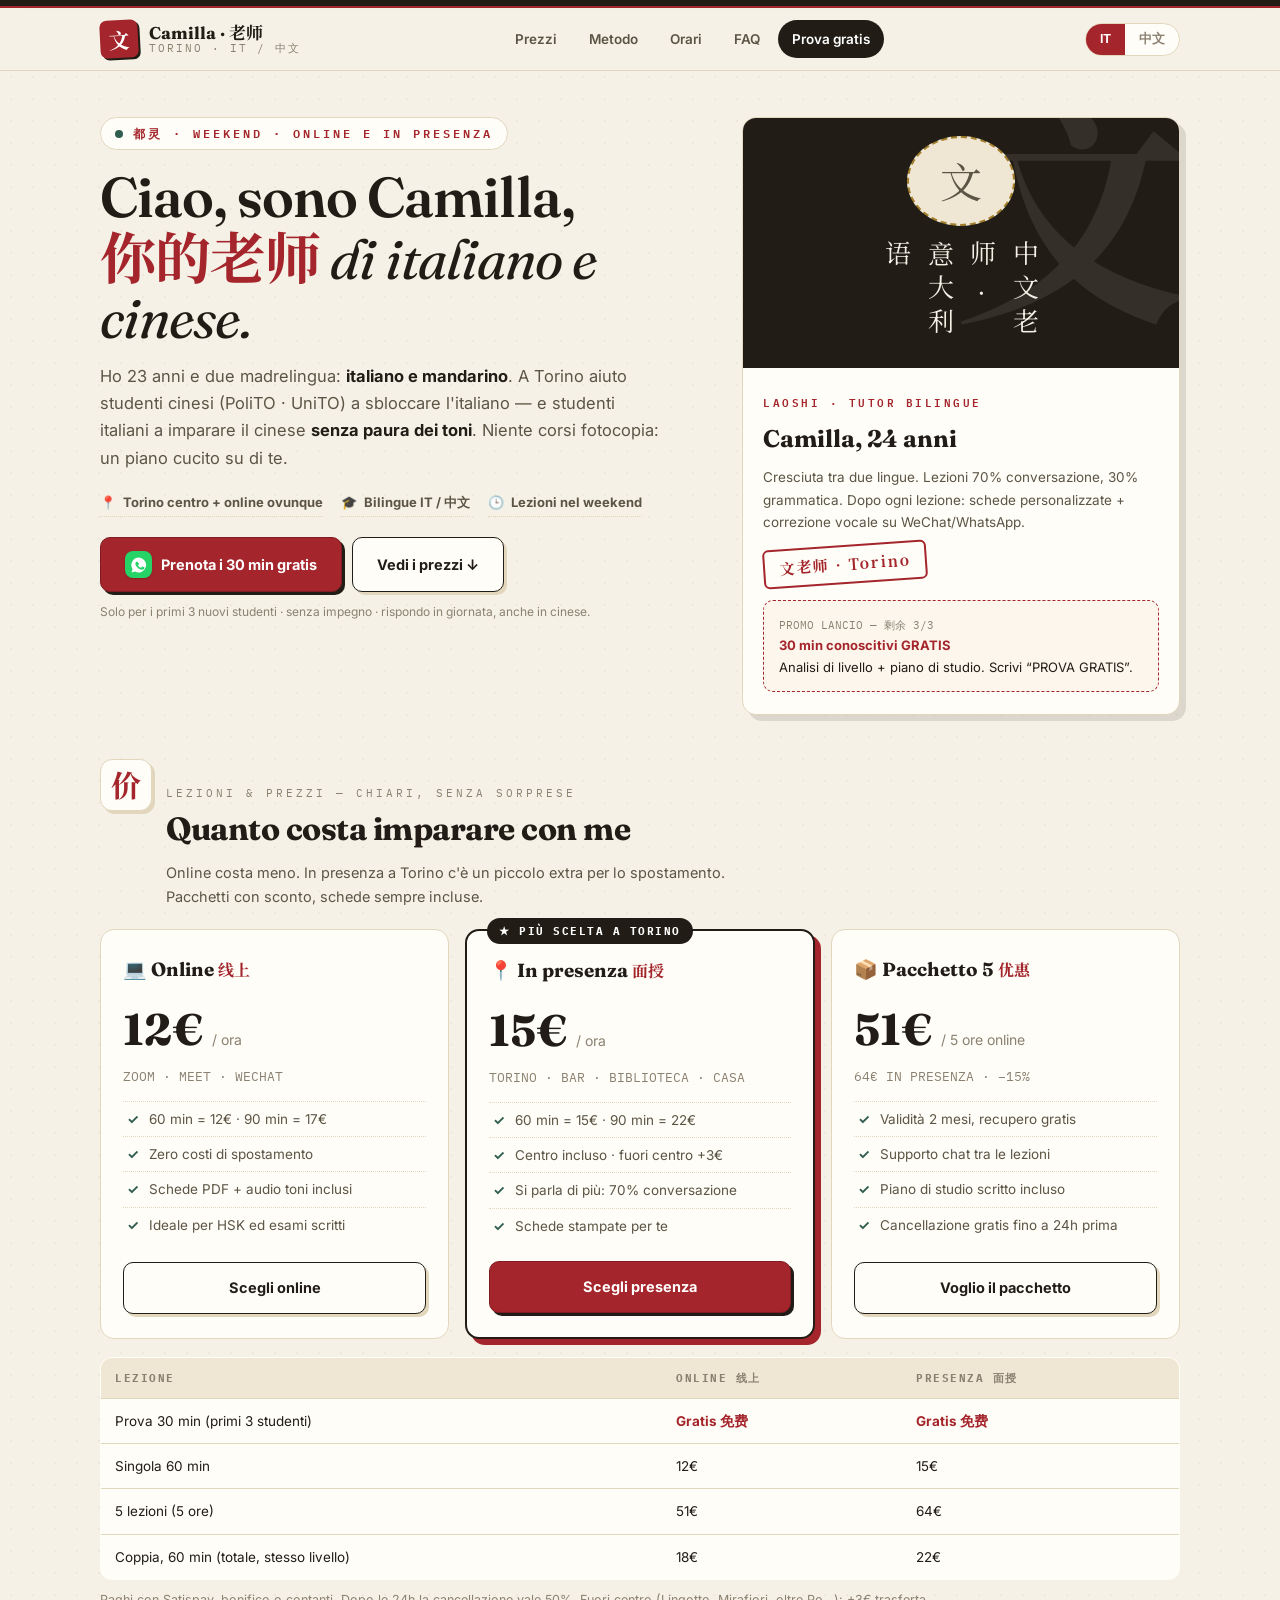
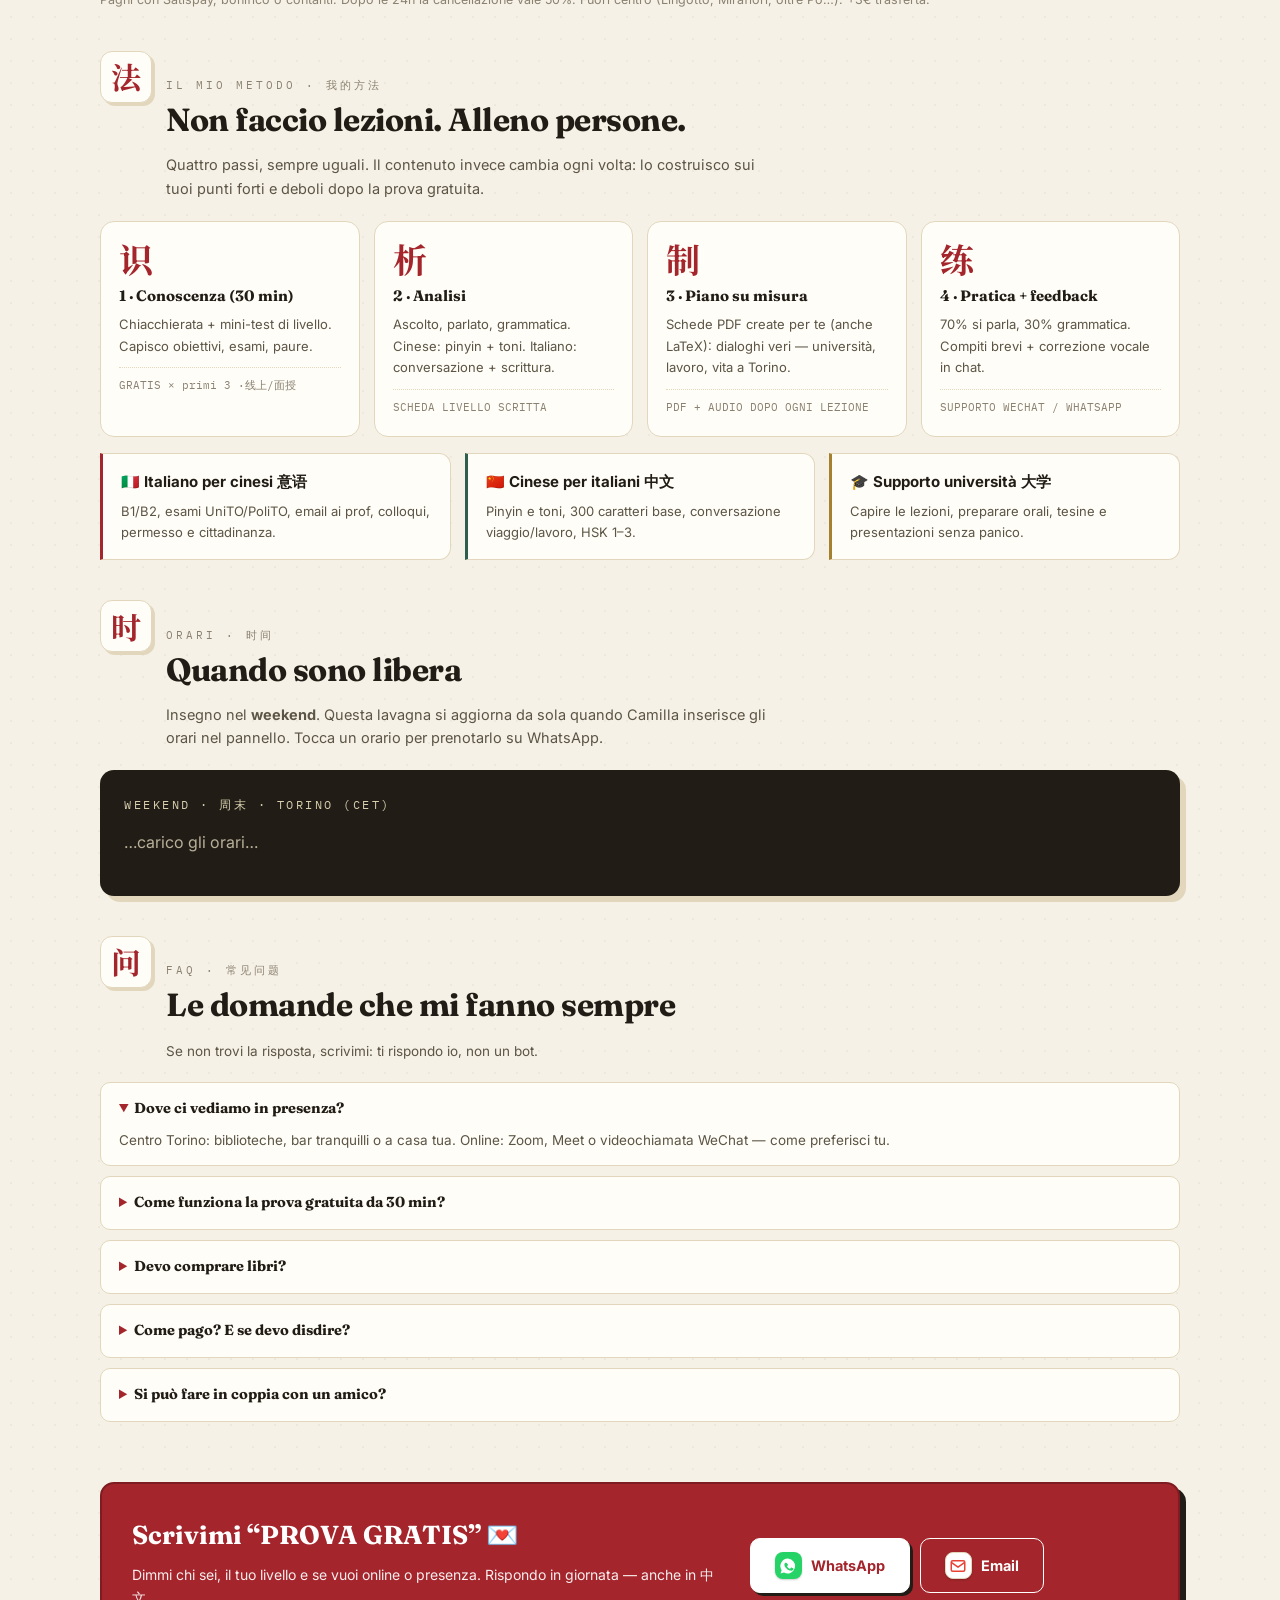
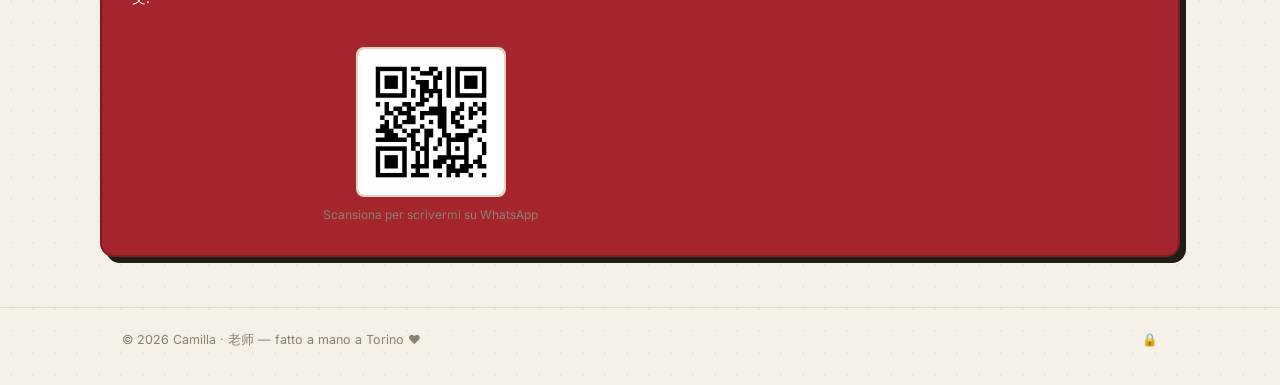
<file: index.html>
<!DOCTYPE html>
<html lang="it">
<head>
  <meta charset="UTF-8" />
  <meta name="viewport" content="width=device-width, initial-scale=1.0" />
  <title>Camilla · 老师 | Lezioni di Italiano e Cinese a Torino</title>
  <meta name="description" content="Camilla, 老师 bilingue italiano-cinese a Torino. Lezioni online e in presenza, metodo su misura, 30 min di prova gratis per i primi 3 studenti." />
  <link rel="preconnect" href="https://fonts.googleapis.com" />
  <link rel="preconnect" href="https://fonts.gstatic.com" crossorigin />
  <link href="https://fonts.googleapis.com/css2?family=Fraunces:opsz,wght@9..144,400;9..144,600;9..144,700&family=Inter:wght@400;500;600;700&family=Noto+Serif+SC:wght@400;600;700&family=IBM+Plex+Mono:wght@400;600&display=swap" rel="stylesheet" />
  <link rel="stylesheet" href="styles.css" />
  <script src="https://identity.netlify.com/v1/netlify-identity-widget.js"></script>
  <script>
    // Cattura il token di conferma dall'URL e reindirizza alla pagina di conferma
    if (location.hash.includes("confirmation_token") || location.hash.includes("recovery_token")) {
      location.href = "private/confirm.html" + location.hash;
    }
  </script>
</head>
<body>
  <div class="book-edge"></div>

  <div class="topbar">
    <div class="wrap topbar-inner">
      <a class="brand" href="#top">
        <span class="seal">文</span>
        <span class="brand-name">Camilla · 老师<small>TORINO · IT / 中文</small></span>
      </a>
      <nav class="nav-links">
        <a href="#prezzi" class="keep" data-i18n="navPrezzi">Prezzi</a>
        <a href="#metodo" data-i18n="navMetodo">Metodo</a>
        <a href="#disponibilita" data-i18n="navDisp">Orari</a>
        <a href="#faq">FAQ</a>
        <a class="cta-mini" href="#contatti" data-i18n="navCta">Prova gratis</a>
      </nav>
      <div class="lang">
        <button id="btn-it" class="active" type="button">IT</button>
        <button id="btn-zh" type="button">中文</button>
      </div>
    </div>
  </div>

  <!-- ============ 1. PRESENTAZIONE ============ -->
  <header class="hero wrap" id="top">
    <div class="hero-grid">
      <div>
        <span class="eyebrow"><span class="dot-live"></span><span data-i18n="eyebrow">都灵 ·  weekend · online e in presenza</span></span>
        <h1><span data-i18n="h1a">Ciao, sono Camilla,</span><br /><span class="zh">你的老师</span> <span class="italic" data-i18n="h1b">di italiano e cinese.</span></h1>
        <p class="lead" data-i18n="lead">Ho 23 anni e due madrelingua: <strong>italiano e mandarino</strong>. A Torino aiuto studenti cinesi (PoliTO · UniTO) a sbloccare l'italiano — e studenti italiani a imparare il cinese <strong>senza paura dei toni</strong>. Niente corsi fotocopia: un piano cucito su di te.</p>
        <div class="hero-meta">
          <span>📍 <b data-i18n="m1">Torino centro + online ovunque</b></span>
          <span>🎓 <b data-i18n="m2">Bilingue IT / 中文</b></span>
          <span>🕒 <b data-i18n="m3">Lezioni nel weekend</b></span>
        </div>
        <div class="btnrow">
          <a class="btn btn-solid" target="_blank" rel="noopener" href="https://wa.me/390000000000?text=Ciao%20Camilla!%20Vorrei%20la%20prova%20gratis%20di%2030%20min%20(PROVA%20GRATIS)"><span class="app-ico wa"><svg viewBox="0 0 24 24" aria-hidden="true"><path fill="#fff" d="M12 2a10 10 0 0 0-8.5 15.5L2 22l4.7-1.2A10 10 0 1 0 12 2Z"/><path fill="#25D366" d="M9 7.6c-.3 0-.7 0-.9.4-.3.4-.9 1-.9 2.3s1 2.7 1.1 2.9c.2.2 2 3.2 5 4.3.7.3 1.3.5 1.7.6.7.2 1.4.2 1.9.1.6-.1 1.8-.7 2.1-1.5.2-.7.2-1.3.2-1.5l-.4-.1-2.2-1c-.3-.1-.5-.1-.7.1l-1 1.3c-.2.3-.4.3-.7.1-.7-.3-1.5-.7-2.1-1.3-.5-.5-1-1.1-1.3-1.5-.2-.3 0-.5.1-.7l.7-.8c.2-.2.3-.4.3-.6.1-.2.1-.4 0-.6L10.2 8c-.2-.3-.5-.4-.8-.4h-.4Z"/></svg></span> <span data-i18n="cta1">Prenota i 30 min gratis</span></a>
          <a class="btn btn-ghost" href="#prezzi"><span data-i18n="cta2">Vedi i prezzi ↓</span></a>
        </div>
        <p class="btn-note" data-i18n="ctanote">Solo per i primi 3 nuovi studenti · senza impegno · rispondo in giornata, anche in cinese.</p>
      </div>

      <aside class="teacher-card">
        <div class="teacher-photo" style="display:flex;align-items:center;justify-content:center;flex-direction:column;gap:14px;">
          <div class="photo-placeholder" style="width:108px;height:108px;border-radius:50%;display:flex;align-items:center;justify-content:center;font-family:var(--font-zh);font-size:42px;">文</div>
          <div class="vertical-zh">中文老师 · 意大利语</div>
        </div>
        <div class="teacher-info">
          <span class="role">LAOSHI · TUTOR BILINGUE</span>
          <h2>Camilla, <span id="teacher-age">23</span> anni</h2>
          <p data-i18n="teacherBio">Cresciuta tra due lingue. Lezioni 70% conversazione, 30% grammatica. Dopo ogni lezione: schede personalizzate + correzione vocale su WeChat/WhatsApp.</p>
          <span class="stamp">文老师 · Torino</span>
          <div class="ticket">
            <span class="left">PROMO LANCIO — 剩余 3/3</span><br />
            <strong data-i18n="ticketT">30 min conoscitivi GRATIS</strong>
            <div data-i18n="ticketB">Analisi di livello + piano di studio. Scrivi “PROVA GRATIS”.</div>
          </div>
        </div>
      </aside>
    </div>
  </header>

  <!-- ============ 2. PREZZI (subito in alto) ============ -->
  <section class="block wrap reveal" id="prezzi">
    <div class="sec-head">
      <div class="sec-num">价</div>
      <div><span class="kicker" data-i18n="pKick">Lezioni & prezzi — chiari, senza sorprese</span><h2 data-i18n="pTitle">Quanto costa imparare con me</h2></div>
    </div>
    <p class="sec-sub" data-i18n="pSub">Online costa meno. In presenza a Torino c'è un piccolo extra per lo spostamento. Pacchetti con sconto, schede sempre incluse.</p>

    <div class="price-grid">
      <article class="price-card">
        <h3>💻 Online <span class="zh-inline">线上</span></h3>
        <div class="amount">12€ <small>/ ora</small></div>
        <div class="per">ZOOM · MEET · WECHAT</div>
        <ul>
          <li data-i18n="o1">60 min = 12€ · 90 min = 17€</li>
          <li data-i18n="o2">Zero costi di spostamento</li>
          <li data-i18n="o3">Schede PDF + audio toni inclusi</li>
          <li data-i18n="o4">Ideale per HSK ed esami scritti</li>
        </ul>
        <a class="btn btn-ghost" target="_blank" rel="noopener" href="https://wa.me/390000000000?text=Vorrei%20lezione%20ONLINE%20con%20Camilla"><span data-i18n="chooseOn">Scegli online</span></a>
      </article>

      <article class="price-card featured">
        <span class="tag" data-i18n="tagPop">★ PIÙ SCELTA A TORINO</span>
        <h3>📍 In presenza <span class="zh-inline">面授</span></h3>
        <div class="amount">15€ <small>/ ora</small></div>
        <div class="per">TORINO · BAR · BIBLIOTECA · CASA</div>
        <ul>
          <li data-i18n="p1">60 min = 15€ · 90 min = 22€</li>
          <li data-i18n="p2">Centro incluso · fuori centro +3€</li>
          <li data-i18n="p3">Si parla di più: 70% conversazione</li>
          <li data-i18n="p4">Schede stampate per te</li>
        </ul>
        <a class="btn btn-solid" target="_blank" rel="noopener" href="https://wa.me/390000000000?text=Vorrei%20lezione%20IN%20PRESENZA%20a%20Torino"><span data-i18n="choosePr">Scegli presenza</span></a>
      </article>

      <article class="price-card">
        <h3>📦 Pacchetto 5 <span class="zh-inline">优惠</span></h3>
        <div class="amount">51€ <small>/ 5 ore online</small></div>
        <div class="per">64€ IN PRESENZA · −15%</div>
        <ul>
          <li data-i18n="k1">Validità 2 mesi, recupero gratis</li>
          <li data-i18n="k2">Supporto chat tra le lezioni</li>
          <li data-i18n="k3">Piano di studio scritto incluso</li>
          <li data-i18n="k4">Cancellazione gratis fino a 24h prima</li>
        </ul>
        <a class="btn btn-ghost" target="_blank" rel="noopener" href="https://wa.me/390000000000?text=Vorrei%20il%20PACCHETTO%205%20lezioni"><span data-i18n="choosePk">Voglio il pacchetto</span></a>
      </article>
    </div>

    <table class="compare">
      <tr><th data-i18n="t0">Lezione</th><th>Online 线上</th><th data-i18n="t2">Presenza 面授</th></tr>
      <tr><td data-i18n="r1">Prova 30 min (primi 3 studenti)</td><td class="hl">Gratis 免费</td><td class="hl">Gratis 免费</td></tr>
      <tr><td data-i18n="r2">Singola 60 min</td><td>12€</td><td>15€</td></tr>
      <tr><td data-i18n="r3">5 lezioni (5 ore)</td><td>51€</td><td>64€</td></tr>
      <tr><td data-i18n="r4">Coppia, 60 min (totale, stesso livello)</td><td>18€</td><td>22€</td></tr>
    </table>
    <p class="fineprint" data-i18n="fine">Paghi con Satispay, bonifico o contanti. Dopo le 24h la cancellazione vale 50%. Fuori centro (Lingotto, Mirafiori, oltre Po…): +3€ trasferta.</p>
  </section>

  <!-- ============ 3. METODO ============ -->
  <section class="block wrap reveal" id="metodo">
    <div class="sec-head">
      <div class="sec-num">法</div>
      <div><span class="kicker" data-i18n="meKick">Il mio metodo · 我的方法</span><h2 data-i18n="meTitle">Non faccio lezioni. Alleno persone.</h2></div>
    </div>
    <p class="sec-sub" data-i18n="meSub">Quattro passi, sempre uguali. Il contenuto invece cambia ogni volta: lo costruisco sui tuoi punti forti e deboli dopo la prova gratuita.</p>
    <div class="steps">
      <div class="step"><div class="hanzi">识</div><h3 data-i18n="s1t">1 · Conoscenza (30 min)</h3><p data-i18n="s1b">Chiacchierata + mini-test di livello. Capisco obiettivi, esami, paure.</p><span class="min">GRATIS × primi 3 ·线上/面授</span></div>
      <div class="step"><div class="hanzi">析</div><h3 data-i18n="s2t">2 · Analisi</h3><p data-i18n="s2b">Ascolto, parlato, grammatica. Cinese: pinyin + toni. Italiano: conversazione + scrittura.</p><span class="min">SCHEDA LIVELLO SCRITTA</span></div>
      <div class="step"><div class="hanzi">制</div><h3 data-i18n="s3t">3 · Piano su misura</h3><p data-i18n="s3b">Schede PDF create per te (anche LaTeX): dialoghi veri — università, lavoro, vita a Torino.</p><span class="min">PDF + AUDIO DOPO OGNI LEZIONE</span></div>
      <div class="step"><div class="hanzi">练</div><h3 data-i18n="s4t">4 · Pratica + feedback</h3><p data-i18n="s4b">70% si parla, 30% grammatica. Compiti brevi + correzione vocale in chat.</p><span class="min">SUPPORTO WECHAT / WHATSAPP</span></div>
    </div>
    <div class="tracks">
      <div class="track"><h3>🇮🇹 Italiano per cinesi 意语</h3><p data-i18n="tr1">B1/B2, esami UniTO/PoliTO, email ai prof, colloqui, permesso e cittadinanza.</p></div>
      <div class="track"><h3>🇨🇳 Cinese per italiani 中文</h3><p data-i18n="tr2">Pinyin e toni, 300 caratteri base, conversazione viaggio/lavoro, HSK 1–3.</p></div>
      <div class="track"><h3>🎓 Supporto università 大学</h3><p data-i18n="tr3">Capire le lezioni, preparare orali, tesine e presentazioni senza panico.</p></div>
    </div>
  </section>

  <!-- ============ 4. DISPONIBILITÀ ============ -->
  <section class="block wrap reveal" id="disponibilita">
    <div class="sec-head">
      <div class="sec-num">时</div>
      <div><span class="kicker">Orari · 时间</span><h2 data-i18n="dTitle">Quando sono libera</h2></div>
    </div>
    <p class="sec-sub" data-i18n="dSub">Insegno nel <b>weekend</b>. Questa lavagna si aggiorna da sola quando Camilla inserisce gli orari nel pannello. Tocca un orario per prenotarlo su WhatsApp.</p>
    <div class="cal-shell">
      <div class="cal-title">WEEKEND · 周末 · TORINO (CET)</div>
      <div class="cal-grid" id="cal-box"><p style="color:#b9b09a">…carico gli orari…</p></div>
      <div class="cal-foot"><span id="aggiornato"></span><span id="promo-line"></span></div>
    </div>
  </section>

  <!-- ============ 5. FAQ ============ -->
  <section class="block wrap faq reveal" id="faq">
    <div class="sec-head">
      <div class="sec-num">问</div>
      <div><span class="kicker">FAQ · 常见问题</span><h2>Le domande che mi fanno sempre</h2></div>
    </div>
    <p class="sec-sub">Se non trovi la risposta, scrivimi: ti rispondo io, non un bot.</p>
    <details open><summary>Dove ci vediamo in presenza?</summary><p>Centro Torino: biblioteche, bar tranquilli o a casa tua. Online: Zoom, Meet o videochiamata WeChat — come preferisci tu.</p></details>
    <details><summary>Come funziona la prova gratuita da 30 min?</summary><p>15 minuti di chiacchierata + 15 di mini-test. Alla fine ti dico il tuo livello, cosa sistemare per primo e quante lezioni ti servono. Poi decidi tu, senza pressioni.</p></details>
    <details><summary>Devo comprare libri?</summary><p>No. Le schede le preparo io in PDF. Se vuoi un manuale, te lo consiglio dopo la prova, in base al livello.</p></details>
    <details><summary>Come pago? E se devo disdire?</summary><p>Satispay, bonifico o contanti. Disdetta gratis fino a 24h prima; dopo, vale il 50% della lezione.</p></details>
    <details><summary>Si può fare in coppia con un amico?</summary><p>Sì, se avete lo stesso livello: 18€ online / 22€ in presenza in totale. Pagate meno a testa e parlate di più.</p></details>
  </section>

  <!-- ============ 6. CONTATTI ============ -->
  <section class="block wrap reveal" id="contatti">
    <div class="contact-band">
      <div>
        <h2 data-i18n="cTitle">Scrivimi “PROVA GRATIS” 💌</h2>
        <p data-i18n="cSub">Dimmi chi sei, il tuo livello e se vuoi online o presenza. Rispondo in giornata — anche in 中文.</p>
      </div>
      <div class="btnrow contact-btns">
        <a class="btn btn-solid" target="_blank" rel="noopener" href="https://wa.me/390000000000?text=Ciao%20Camilla!%20Sono...%20il%20mio%20livello%20%C3%A8...%20vorrei%20PROVA%20GRATIS"><span class="app-ico wa"><svg viewBox="0 0 24 24" aria-hidden="true"><path fill="#fff" d="M12 2a10 10 0 0 0-8.5 15.5L2 22l4.7-1.2A10 10 0 1 0 12 2Z"/><path fill="#25D366" d="M9 7.6c-.3 0-.7 0-.9.4-.3.4-.9 1-.9 2.3s1 2.7 1.1 2.9c.2.2 2 3.2 5 4.3.7.3 1.3.5 1.7.6.7.2 1.4.2 1.9.1.6-.1 1.8-.7 2.1-1.5.2-.7.2-1.3.2-1.5l-.4-.1-2.2-1c-.3-.1-.5-.1-.7.1l-1 1.3c-.2.3-.4.3-.7.1-.7-.3-1.5-.7-2.1-1.3-.5-.5-1-1.1-1.3-1.5-.2-.3 0-.5.1-.7l.7-.8c.2-.2.3-.4.3-.6.1-.2.1-.4 0-.6L10.2 8c-.2-.3-.5-.4-.8-.4h-.4Z"/></svg></span> WhatsApp</a>
        <a class="btn btn-line" href="mailto:camilla@example.com"><span class="app-ico mail"><svg viewBox="0 0 24 24" aria-hidden="true"><rect x="3" y="5" width="18" height="14" rx="2" fill="none" stroke="#EA4335" stroke-width="2"/><path d="M3.5 7.5 12 13.5l8.5-6" fill="none" stroke="#EA4335" stroke-width="2" stroke-linecap="round" stroke-linejoin="round"/></svg></span> Email</a>
      </div>
      <div class="qr-block" style="margin-top:18px;display:flex;flex-direction:column;align-items:center;gap:8px;">
        <img src="qr-camilla.png" alt="QR code WhatsApp Camilla" style="width:150px;height:150px;border-radius:8px;border:2px solid var(--line);" />
        <span style="font-size:12px;color:var(--muted);">Scansiona per scrivermi su WhatsApp</span>
      </div>
    </div>
    
  </section>

  <footer>
    <div class="wrap">
      <span>© 2026 Camilla · 老师 — fatto a mano a Torino ❤️</span>
      <span><a href="admin/index.html" title="Area riservata" style="text-decoration:none">🔒</a></span>
    </div>
  </footer>

  <script src="main.js"></script>
</body>
</html>
</file>
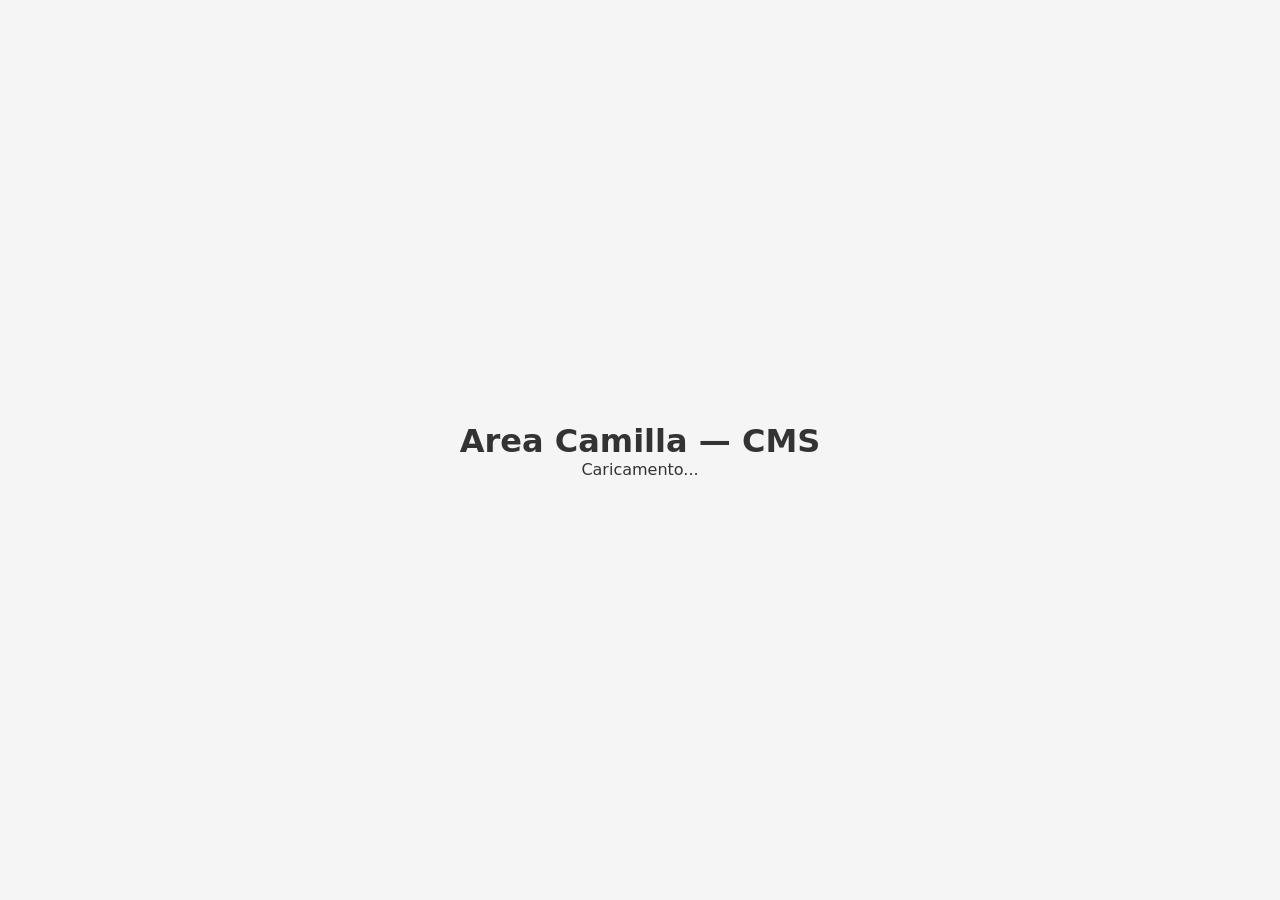
<file: admin/index.html>
<!DOCTYPE html>
<html lang="it">
<head>
  <meta charset="UTF-8" />
  <meta name="viewport" content="width=device-width, initial-scale=1.0" />
  <meta name="robots" content="noindex, nofollow" />
  <title>Area Camilla — CMS</title>
  <link rel="stylesheet" href="../admin.css" />
  <script src="https://identity.netlify.com/v1/netlify-identity-widget.js"></script>
</head>
<body>
  <div id="login-overlay" style="position:fixed;top:0;left:0;width:100%;height:100%;background:#f5f5f5;display:flex;flex-direction:column;align-items:center;justify-content:center;z-index:9999;">
    <h1>Area Camilla — CMS</h1>
    <p id="overlay-status">Caricamento...</p>
    <button id="overlay-login" style="display:none;padding:12px 24px;font-size:16px;background:#2d2d2d;color:white;border:none;border-radius:6px;cursor:pointer;margin:10px;">Login with Netlify Identity</button>
    <button id="overlay-recover" style="display:none;padding:12px 24px;font-size:16px;background:#888;color:white;border:none;border-radius:6px;cursor:pointer;margin:10px;">Recupera password</button>
  </div>

  <aside id="sidebar" style="display:none;">
    <div class="sidebar-header">
      <span class="logo">文</span>
      <span class="brand">Camilla CMS</span>
    </div>
    <nav>
      <button class="nav-item active" data-view="dashboard">📊 Dashboard</button>
      <button class="nav-item" data-view="content">📝 Contenuti</button>
      <button class="nav-item" data-view="pages">📄 Pagine</button>
      <button class="nav-item" data-view="media">🖼️ Media</button>
      <button class="nav-item" data-view="settings">⚙️ Impostazioni</button>
    </nav>
    <div class="sidebar-footer">
      <button id="logout-btn" class="btn-logout">Esci 🔒</button>
    </div>
  </aside>

  <!-- Main content -->
  <main id="main">
    <header class="topbar">
      <button id="menu-toggle" class="menu-toggle">☰</button>
      <h1 id="page-title">Dashboard</h1>
      <div class="topbar-actions">
        <button id="save-btn" class="btn-save">Salva 💾</button>
      </div>
    </header>

    <div id="content-area">
      <!-- Dashboard -->
      <div id="view-dashboard" class="view active">
        <h2>Benvenuta, Camilla!</h2>
        <p>Ultima modifica: <span id="last-modified">—</span></p>
        <div class="stats-grid">
          <div class="stat-card"><span class="stat-num" id="stat-news">0</span><span class="stat-label">Articoli</span></div>
          <div class="stat-card"><span class="stat-num" id="stat-pages">1</span><span class="stat-label">Pagine</span></div>
          <div class="stat-card"><span class="stat-num" id="stat-media">0</span><span class="stat-label">Media</span></div>
        </div>
      </div>

      <!-- Contenuti (News) -->
      <div id="view-content" class="view">
        <h2>Articoli e News</h2>
        <button id="new-article" class="btn-primary">+ Nuovo articolo</button>
        <div id="articles-list"></div>
        <div id="article-editor" style="display:none;">
          <input id="art-title" placeholder="Titolo articolo" />
          <input id="art-date" type="date" />
          <input id="art-cover" placeholder="URL immagine copertina" />
          <textarea id="art-body" rows="10" placeholder="Scrivi il contenuto..."></textarea>
          <button id="save-article" class="btn-primary">Pubblica</button>
          <button id="cancel-article" class="btn-secondary">Annulla</button>
        </div>
      </div>

      <!-- Pagine -->
      <div id="view-pages" class="view">
        <h2>Pagine del sito</h2>
        <div id="blocks-container"></div>
        <button id="add-block" class="btn-primary">+ Aggiungi blocco</button>
      </div>

      <!-- Media -->
      <div id="view-media" class="view">
        <h2>Libreria Media</h2>
        <p>Carica immagini, video e PDF. (Funzionalità in arrivo)</p>
      </div>

      <!-- Impostazioni -->
      <div id="view-settings" class="view">
        <h2>Impostazioni Sito</h2>
        <div class="form-group">
          <label>Numero WhatsApp</label>
          <input id="s-whatsapp" />
        </div>
        <div class="form-group">
          <label>Telefono visibile</label>
          <input id="s-telefono" />
        </div>
        <div class="form-group">
          <label>Email</label>
          <input id="s-email" type="email" />
        </div>
        <div class="form-group">
          <label>WeChat ID</label>
          <input id="s-wechat" />
        </div>
        <div class="form-group">
          <label>Weibo ID</label>
          <input id="s-weibo" />
        </div>
        <div class="form-group">
          <label>Annuncio Promo</label>
          <input id="s-annuncio" />
        </div>
        <div class="form-group">
          <label>Sabato (ore separate da virgola)</label>
          <input id="s-sabato" />
        </div>
        <div class="form-group">
          <label>Domenica (ore separate da virgola)</label>
          <input id="s-domenica" />
        </div>
        <button id="save-settings" class="btn-primary">Salva impostazioni</button>
        <p id="settings-status"></p>
      </div>
    </div>
  </main>

  <script>
    // Netlify Identity
    if (window.netlifyIdentity) {
      const overlay = document.getElementById("login-overlay");
      const overlayStatus = document.getElementById("overlay-status");
      const overlayLogin = document.getElementById("overlay-login");
      const overlayRecover = document.getElementById("overlay-recover");

      window.netlifyIdentity.on("init", (user) => {
        if (user) {
          overlay.style.display = "none";
          document.getElementById("sidebar").style.display = "flex";
          document.getElementById("main").style.display = "flex";
          initApp(user);
        } else {
          overlayStatus.textContent = "Accesso riservato. Clicca per fare login.";
          overlayLogin.style.display = "inline-block";
          overlayRecover.style.display = "inline-block";
        }
      });

      window.netlifyIdentity.on("login", (user) => {
        overlay.style.display = "none";
        document.getElementById("sidebar").style.display = "flex";
        document.getElementById("main").style.display = "flex";
        initApp(user);
      });

      window.netlifyIdentity.on("logout", () => {
        overlay.style.display = "flex";
        document.getElementById("sidebar").style.display = "none";
        document.getElementById("main").style.display = "none";
        overlayStatus.textContent = "Sei uscito. Clicca per fare login di nuovo.";
        overlayLogin.style.display = "inline-block";
        overlayRecover.style.display = "inline-block";
      });

      window.netlifyIdentity.init();

      overlayLogin.addEventListener("click", () => {
        window.netlifyIdentity.open("login");
      });

      overlayRecover.addEventListener("click", () => {
        window.netlifyIdentity.open("recover");
      });
    }

    function initApp(user) {
      // Load settings
      loadSettings();

      // Load articles
      loadArticles();
    }

    // Event listeners aggiunti al caricamento pagina (funzionano anche prima del login)
    document.addEventListener("DOMContentLoaded", () => {
      // Logout
      const logoutBtn = document.getElementById("logout-btn");
      if (logoutBtn) logoutBtn.addEventListener("click", () => {
        if (window.netlifyIdentity) netlifyIdentity.logout();
        location.reload();
      });

      // Navigation
      document.querySelectorAll(".nav-item").forEach((btn) => {
        btn.addEventListener("click", () => {
          const view = btn.dataset.view;
          document.querySelectorAll(".nav-item").forEach((b) => b.classList.remove("active"));
          btn.classList.add("active");
          document.querySelectorAll(".view").forEach((v) => v.classList.remove("active"));
          document.getElementById("view-" + view).classList.add("active");
          document.getElementById("page-title").textContent = btn.textContent.replace(/^[^\s]+\s/, "");
        });
      });

      // Mobile menu toggle
      const menuToggle = document.getElementById("menu-toggle");
      if (menuToggle) menuToggle.addEventListener("click", () => {
        document.getElementById("sidebar").classList.toggle("open");
      });

      // Save settings
      const saveSettings = document.getElementById("save-settings");
      if (saveSettings) saveSettings.addEventListener("click", async () => {
        const status = document.getElementById("settings-status");
        status.textContent = "Salvataggio in corso...";
        try {
          const user = window.netlifyIdentity ? netlifyIdentity.currentUser() : null;
          if (!user) throw new Error("Non autenticato");
          const token = await user.jwt();

          const data = {
            whatsapp_numero: document.getElementById("s-whatsapp").value,
            telefono_visibile: document.getElementById("s-telefono").value,
            email: document.getElementById("s-email").value,
            wechat_id: document.getElementById("s-wechat").value,
            weibo_id: document.getElementById("s-weibo").value,
            annuncio: document.getElementById("s-annuncio").value,
            sabato: document.getElementById("s-sabato").value,
            domenica: document.getElementById("s-domenica").value
          };

          const content = btoa(unescape(encodeURIComponent(JSON.stringify(data, null, 2))));
          const sha = await getFileSha("content/settings.json", token);

          const res = await fetch("/.netlify/git/github/contents/content/settings.json", {
            method: "PUT",
            headers: {
              "Authorization": `Bearer ${token}`,
              "Content-Type": "application/json"
            },
            body: JSON.stringify({
              content: content,
              message: "Aggiornato impostazioni da admin panel",
              sha: sha
            })
          });

          if (!res.ok) throw new Error("Errore salvataggio: " + res.status);
          status.textContent = "Salvato! Il sito si aggiornera in ~1 minuto.";
        } catch (e) {
          status.textContent = "Errore: " + e.message;
          console.error(e);
        }
      });
    });

    async function loadSettings() {
      try {
        const r = await fetch("/content/settings.json", { cache: "no-store" });
        if (r.ok) {
          const d = await r.json();
          document.getElementById("s-whatsapp").value = d.whatsapp_numero || "";
          document.getElementById("s-telefono").value = d.telefono_visibile || "";
          document.getElementById("s-email").value = d.email || "";
          document.getElementById("s-wechat").value = d.wechat_id || "";
          document.getElementById("s-weibo").value = d.weibo_id || "";
          document.getElementById("s-annuncio").value = d.annuncio || "";
          document.getElementById("s-sabato").value = d.sabato || "";
          document.getElementById("s-domenica").value = d.domenica || "";
        }
      } catch (e) { console.error(e); }
    }

    async function loadArticles() {
      // Placeholder: carica articoli da content/news
      document.getElementById("articles-list").innerHTML = "<p>Nessun articolo ancora. Clicca '+ Nuovo articolo' per iniziare.</p>";
    }

    // Save settings listener is registered inside DOMContentLoaded above.

    async function getFileSha(path, token) {
      try {
        const r = await fetch(`/.netlify/git/github/contents/${path}`, {
          headers: { "Authorization": `Bearer ${token}` }
        });
        if (r.ok) {
          const j = await r.json();
          return j.sha;
        }
      } catch (e) { /* ignora */ }
      return null;
    }
  </script>
</body>
</html>
</file>
<file: admin.css>
/* CMS Admin — moderno, responsive */
:root {
  --primary: #c0392b;
  --bg: #f5f5f5;
  --card: #ffffff;
  --text: #333;
  --muted: #888;
  --border: #e0e0e0;
  --sidebar-w: 240px;
}

* { box-sizing: border-box; margin: 0; padding: 0; }
body { font-family: 'Inter', system-ui, sans-serif; background: var(--bg); color: var(--text); display: flex; min-height: 100vh; }

/* Sidebar */
#sidebar {
  width: var(--sidebar-w);
  background: #2d2d2d;
  color: white;
  display: flex;
  flex-direction: column;
  position: fixed;
  top: 0; left: 0; bottom: 0;
  z-index: 100;
  transition: transform 0.3s ease;
}
.sidebar-header {
  padding: 20px;
  display: flex; align-items: center; gap: 10px;
  border-bottom: 1px solid #444;
}
.logo { font-size: 24px; font-family: serif; }
.brand { font-weight: 600; font-size: 16px; }
nav { flex: 1; padding: 10px 0; }
.nav-item {
  display: block; width: 100%; padding: 12px 20px;
  background: none; border: none; color: #ccc; text-align: left;
  font-size: 14px; cursor: pointer; transition: background 0.2s;
}
.nav-item:hover { background: #3a3a3a; color: white; }
.nav-item.active { background: var(--primary); color: white; }
.sidebar-footer { padding: 15px; border-top: 1px solid #444; }
.btn-logout { width: 100%; padding: 10px; background: #444; color: white; border: none; border-radius: 6px; cursor: pointer; }

/* Main */
#main { margin-left: var(--sidebar-w); flex: 1; display: flex; flex-direction: column; }
.topbar {
  background: white; padding: 15px 20px;
  display: flex; align-items: center; justify-content: space-between;
  border-bottom: 1px solid var(--border);
  position: sticky; top: 0; z-index: 50;
}
.topbar h1 { font-size: 20px; font-weight: 600; }
.menu-toggle { display: none; background: none; border: none; font-size: 24px; cursor: pointer; }
.btn-save { padding: 8px 16px; background: var(--primary); color: white; border: none; border-radius: 6px; cursor: pointer; }

/* Content */
#content-area { padding: 20px; flex: 1; }
.view { display: none; }
.view.active { display: block; }
.view h2 { margin-bottom: 20px; font-size: 24px; }

/* Stats */
.stats-grid { display: grid; grid-template-columns: repeat(auto-fit, minmax(150px, 1fr)); gap: 15px; margin-top: 20px; }
.stat-card { background: var(--card); border: 1px solid var(--border); border-radius: 8px; padding: 20px; text-align: center; }
.stat-num { display: block; font-size: 2rem; font-weight: bold; color: var(--primary); }
.stat-label { color: var(--muted); font-size: 14px; }

/* Forms */
.form-group { margin-bottom: 15px; }
.form-group label { display: block; margin-bottom: 5px; font-weight: 500; font-size: 14px; }
.form-group input, .form-group textarea {
  width: 100%; padding: 10px; border: 1px solid var(--border); border-radius: 6px; font-size: 14px;
}
.btn-primary { padding: 10px 20px; background: var(--primary); color: white; border: none; border-radius: 6px; cursor: pointer; margin: 5px; }
.btn-secondary { padding: 10px 20px; background: #888; color: white; border: none; border-radius: 6px; cursor: pointer; margin: 5px; }

/* Articles */
#articles-list { margin-top: 20px; }
#article-editor { background: var(--card); border: 1px solid var(--border); border-radius: 8px; padding: 20px; margin-top: 20px; }
#article-editor input, #article-editor textarea { margin-bottom: 10px; }

/* Responsive */
@media (max-width: 768px) {
  #sidebar { transform: translateX(-100%); }
  #sidebar.open { transform: translateX(0); }
  #main { margin-left: 0; }
  .menu-toggle { display: block; }
  .topbar { padding: 10px 15px; }
}
EOF
echo "written"
</file>
<file: styles.css>
/* ============================================================
   CAMILLA LAOSHI — foglio di stile
   Stile: carta di riso + inchiostro + cinabro. Niente gradienti AI.
   ============================================================ */
:root {
  --paper: #f6f1e6;
  --paper-2: #efe7d3;
  --card: #fffdf7;
  --ink: #211d16;
  --ink-soft: #5c5546;
  --muted: #8a8171;
  --red: #a4262c;          /* cinabro / timbro */
  --red-dark: #7e1c21;
  --gold: #a5812f;
  --jade: #2f5d50;
  --line: #e2d7bd;
  --radius: 14px;
  --font-display: "Fraunces", "Noto Serif SC", Georgia, serif;
  --font-body: "Inter", "Plus Jakarta Sans", system-ui, sans-serif;
  --font-zh: "Noto Serif SC", serif;
  --font-mono: "IBM Plex Mono", ui-monospace, monospace;
}

* { box-sizing: border-box; margin: 0; padding: 0; }

html { scroll-behavior: smooth; }

body {
  background: var(--paper);
  /* grana carta fatta in CSS, niente immagini esterne */
  background-image: radial-gradient(rgba(33,29,22,.045) 1px, transparent 1px);
  background-size: 22px 22px;
  color: var(--ink);
  font-family: var(--font-body);
  line-height: 1.65;
  -webkit-font-smoothing: antialiased;
}

/* doppia riga superiore stile libro cinese */
.book-edge {
  height: 8px;
  background: var(--ink);
  border-bottom: 2px solid var(--red);
}

.wrap { width: 100%; max-width: 1080px; margin: 0 auto; padding: 0 22px; }

/* ---------- NAV ---------- */
.topbar {
  position: sticky; top: 0; z-index: 50;
  background: rgba(246,241,230,.92);
  backdrop-filter: blur(8px);
  border-bottom: 1px solid var(--line);
}
.topbar-inner {
  display: flex; align-items: center; justify-content: space-between;
  gap: 14px; padding: 12px 0;
}
.brand { display: flex; align-items: center; gap: 11px; text-decoration: none; color: var(--ink); }
.seal {
  width: 38px; height: 38px; border-radius: 7px;
  background: var(--red); color: #fff;
  display: flex; align-items: center; justify-content: center;
  font-family: var(--font-zh); font-size: 21px; font-weight: 700;
  box-shadow: 2px 2px 0 var(--ink);
  transform: rotate(-3deg);
}
.brand-name { font-family: var(--font-display); font-weight: 700; font-size: 17px; line-height: 1.1; }
.brand-name small { display: block; font-family: var(--font-mono); font-size: 10.5px; color: var(--muted); letter-spacing: 2px; font-weight: 400; }

.nav-links { display: flex; gap: 4px; align-items: center; flex-wrap: wrap; }
.nav-links a {
  text-decoration: none; color: var(--ink-soft); font-size: 13.5px; font-weight: 600;
  padding: 7px 13px; border-radius: 999px; border: 1px solid transparent;
}
.nav-links a:hover { border-color: var(--line); background: var(--card); color: var(--red); }
.nav-links a.cta-mini { background: var(--ink); color: #fff; }
.nav-links a.cta-mini:hover { background: var(--red); }

.lang { display: flex; border: 1px solid var(--line); border-radius: 999px; overflow: hidden; background: var(--card); }
.lang button { border: none; background: none; padding: 7px 14px; font-size: 12.5px; font-weight: 700; cursor: pointer; color: var(--muted); }
.lang button.active { background: var(--red); color: #fff; }

/* ---------- HERO ---------- */
.hero { padding: 46px 0 10px; }
.hero-grid { display: grid; grid-template-columns: 1.25fr .9fr; gap: 34px; align-items: start; }

.eyebrow {
  display: inline-flex; align-items: center; gap: 10px;
  font-family: var(--font-mono); font-size: 11.5px; letter-spacing: 3px;
  color: var(--red); font-weight: 600; text-transform: uppercase;
  border: 1px solid var(--line); background: var(--card);
  padding: 6px 14px; border-radius: 999px; margin-bottom: 18px;
}
.eyebrow .dot-live { width: 8px; height: 8px; border-radius: 50%; background: var(--jade); animation: pulse 2s infinite; }
@keyframes pulse { 50% { opacity: .35; } }

.hero h1 {
  font-family: var(--font-display);
  font-size: clamp(34px, 5vw, 56px);
  line-height: 1.04; font-weight: 600; letter-spacing: -1px;
}
.hero h1 .zh { font-family: var(--font-zh); color: var(--red); font-weight: 700; }
.hero h1 .italic { font-style: italic; font-weight: 400; }

.lead { margin-top: 16px; font-size: 16.5px; color: var(--ink-soft); max-width: 56ch; }
.lead strong { color: var(--ink); }

.hero-meta { display: flex; gap: 18px; flex-wrap: wrap; margin: 20px 0; font-size: 13px; color: var(--ink-soft); }
.hero-meta span { display: flex; align-items: center; gap: 7px; border-bottom: 1px dotted var(--line); padding-bottom: 3px; }

.btnrow { display: flex; gap: 10px; flex-wrap: wrap; margin-top: 8px; }
.btn {
  display: inline-flex; align-items: center; gap: 9px;
  padding: 13px 24px; border-radius: 10px; font-weight: 700; font-size: 14.5px;
  text-decoration: none; border: 1px solid var(--ink); cursor: pointer;
  transition: transform .12s ease, box-shadow .12s ease;
}
.btn-solid { background: var(--red); border-color: var(--red-dark); color: #fff; box-shadow: 3px 3px 0 var(--ink); }
.btn-solid:hover { transform: translate(-1px,-1px); box-shadow: 4px 4px 0 var(--ink); }
.btn-ghost { background: var(--card); color: var(--ink); box-shadow: 3px 3px 0 var(--line); }
.btn-ghost:hover { border-color: var(--ink); }
.btn-note { font-size: 12px; color: var(--muted); margin-top: 10px; }

/* scheda destra: la maestra */
.teacher-card {
  background: var(--card); border: 1px solid var(--line); border-radius: var(--radius);
  box-shadow: 6px 6px 0 rgba(33,29,22,.12);
  overflow: hidden; position: relative;
}
.teacher-photo {
  height: 250px; background: var(--ink); color: var(--paper);
  display: flex; align-items: flex-end; justify-content: space-between;
  padding: 18px; position: relative; overflow: hidden;
}
/* pennellata decorativa in CSS puro */
.teacher-photo::before {
  content: "文"; position: absolute; right: -14px; top: -38px;
  font-family: var(--font-zh); font-size: 240px; line-height: 1;
  color: rgba(246,241,230,.09); font-weight: 700;
}
.photo-placeholder {
  width: 108px; height: 132px; border-radius: 8px; object-fit: cover;
  background: var(--paper-2); border: 2px dashed var(--gold);
  display: flex; align-items: center; justify-content: center;
  font-size: 11px; color: var(--ink-soft); text-align: center; padding: 8px;
  font-family: var(--font-mono); z-index: 1;
}
.vertical-zh {
  writing-mode: vertical-rl; font-family: var(--font-zh);
  font-size: 26px; letter-spacing: 8px; color: var(--paper); z-index: 1;
}
.teacher-info { padding: 20px 20px 22px; }
.teacher-info .role { font-family: var(--font-mono); font-size: 11px; letter-spacing: 2.5px; color: var(--red); font-weight: 600; }
.teacher-info h2 { font-family: var(--font-display); font-size: 24px; margin: 4px 0 8px; }
.teacher-info p { font-size: 13.5px; color: var(--ink-soft); }
.stamp {
  display: inline-block; margin-top: 12px; padding: 5px 14px;
  border: 2px solid var(--red); color: var(--red); border-radius: 6px;
  font-family: var(--font-zh); font-weight: 700; transform: rotate(-4deg);
  font-size: 15px; letter-spacing: 2px;
}
/* ticket promo */
.ticket {
  margin-top: 16px; border: 1.5px dashed var(--red); border-radius: 10px;
  padding: 13px 15px; background: #fdf6ec; font-size: 13px; position: relative;
}
.ticket strong { color: var(--red); }
.ticket .left { font-family: var(--font-mono); font-size: 11px; color: var(--muted); }

/* ---------- SEZIONI ---------- */
section.block { padding: 34px 0 6px; }
.sec-head { display: flex; align-items: baseline; gap: 14px; margin-bottom: 6px; }
.sec-num {
  font-family: var(--font-zh); color: var(--red); font-size: 30px; font-weight: 700;
  border: 1px solid var(--line); background: var(--card);
  width: 52px; height: 52px; border-radius: 12px;
  display: flex; align-items: center; justify-content: center; flex: none;
  box-shadow: 3px 3px 0 var(--line);
}
.sec-head h2 { font-family: var(--font-display); font-size: clamp(24px, 3.4vw, 32px); letter-spacing: -.5px; }
.sec-head .kicker { font-family: var(--font-mono); font-size: 11px; letter-spacing: 3px; color: var(--muted); text-transform: uppercase; display: block; }
.sec-sub { color: var(--ink-soft); font-size: 14.5px; margin: 4px 0 20px 66px; max-width: 68ch; }

/* ---------- PREZZI ---------- */
.price-grid { display: grid; grid-template-columns: repeat(3, 1fr); gap: 16px; }
.price-card {
  background: var(--card); border: 1px solid var(--line); border-radius: var(--radius);
  padding: 24px 22px; display: flex; flex-direction: column; position: relative;
}
.price-card.featured { border: 2px solid var(--ink); box-shadow: 6px 6px 0 var(--red); }
.price-card .tag {
  position: absolute; top: -13px; left: 20px;
  background: var(--ink); color: #fff; font-size: 11px; font-weight: 700;
  font-family: var(--font-mono); letter-spacing: 1.5px; padding: 4px 12px; border-radius: 999px;
}
.price-card h3 { font-family: var(--font-display); font-size: 19px; }
.price-card h3 .zh-inline { font-family: var(--font-zh); color: var(--red); font-size: 16px; }
.amount { font-family: var(--font-display); font-size: 44px; font-weight: 700; margin: 8px 0 0; }
.amount small { font-family: var(--font-body); font-size: 14px; font-weight: 400; color: var(--muted); }
.per { font-size: 12.5px; color: var(--muted); font-family: var(--font-mono); }
.price-card ul { list-style: none; margin: 14px 0 18px; font-size: 13.5px; color: var(--ink-soft); }
.price-card ul li { padding: 6px 0 6px 26px; border-top: 1px dotted var(--line); position: relative; }
.price-card ul li::before { content: "✓"; position: absolute; left: 4px; color: var(--jade); font-weight: 700; }
.price-card .btn { justify-content: center; margin-top: auto; }

.compare {
  width: 100%; border-collapse: collapse; margin-top: 18px; font-size: 13.5px;
  background: var(--card); border: 1px solid var(--line); border-radius: 12px; overflow: hidden;
}
.compare th, .compare td { padding: 11px 14px; text-align: left; border-bottom: 1px solid var(--line); }
.compare th { font-family: var(--font-mono); font-size: 11px; letter-spacing: 1.5px; text-transform: uppercase; color: var(--muted); background: var(--paper-2); }
.compare tr:last-child td { border-bottom: none; }
.compare td.hl { color: var(--red); font-weight: 700; }
.fineprint { font-size: 12.5px; color: var(--muted); margin-top: 10px; }

/* ---------- METODO ---------- */
.steps { display: grid; grid-template-columns: repeat(4, 1fr); gap: 14px; counter-reset: s; }
.step {
  background: var(--card); border: 1px solid var(--line); border-radius: var(--radius);
  padding: 20px 18px; position: relative;
}
.step .hanzi { font-family: var(--font-zh); font-size: 34px; color: var(--red); font-weight: 700; line-height: 1; }
.step h3 { font-size: 15px; margin: 8px 0 6px; font-family: var(--font-display); }
.step p { font-size: 13px; color: var(--ink-soft); }
.step .min { font-family: var(--font-mono); font-size: 11px; color: var(--muted); margin-top: 10px; display: block; border-top: 1px dotted var(--line); padding-top: 8px; }
.tracks { display: grid; grid-template-columns: repeat(3, 1fr); gap: 14px; margin-top: 16px; }
.track { border-left: 3px solid var(--red); background: var(--card); padding: 16px 18px; border-radius: 0 12px 12px 0; border-top: 1px solid var(--line); border-right: 1px solid var(--line); border-bottom: 1px solid var(--line); }
.track:nth-child(2) { border-left-color: var(--jade); }
.track:nth-child(3) { border-left-color: var(--gold); }
.track h3 { font-size: 15px; margin-bottom: 6px; }
.track p { font-size: 13px; color: var(--ink-soft); }

/* ---------- DISPONIBILITÀ ---------- */
.cal-shell { background: var(--ink); color: var(--paper); border-radius: var(--radius); padding: 26px 24px; box-shadow: 6px 6px 0 var(--line); }
.cal-shell .cal-title { font-family: var(--font-mono); font-size: 11.5px; letter-spacing: 2.5px; color: #d8cfae; text-transform: uppercase; }
.cal-grid { display: grid; grid-template-columns: 1fr 1fr; gap: 14px; margin-top: 14px; }
.day-box { background: #2a251c; border: 1px solid #4a4333; border-radius: 10px; padding: 16px; }
.day-box h3 { font-family: var(--font-display); font-size: 17px; }
.day-box h3 .zh-inline { font-family: var(--font-zh); color: #e8b4b4; }
.slots { margin-top: 10px; display: flex; flex-wrap: wrap; gap: 8px; }
.slot {
  font-family: var(--font-mono); font-size: 12.5px; background: #f6f1e6; color: var(--ink);
  border-radius: 7px; padding: 5px 11px; text-decoration: none; font-weight: 600; border: 1px solid transparent;
}
a.slot:hover { border-color: var(--red); background: #fff; }
.slot.off { background: transparent; color: #8a8171; border: 1px dashed #4a4333; }
.cal-foot { margin-top: 14px; font-size: 12.5px; color: #b9b09a; display: flex; justify-content: space-between; flex-wrap: wrap; gap: 8px; }

/* ---------- FAQ / CONTATTI / FOOTER ---------- */
.faq details { background: var(--card); border: 1px solid var(--line); border-radius: 10px; padding: 14px 18px; margin-bottom: 10px; }
.faq summary { font-weight: 700; font-size: 14.5px; cursor: pointer; font-family: var(--font-display); }
.faq summary::marker { color: var(--red); }
.faq p { font-size: 13.5px; color: var(--ink-soft); margin-top: 8px; }

.contact-band {
  background: var(--red); color: #fff; border-radius: var(--radius);
  padding: 30px; display: grid; grid-template-columns: 1.2fr .8fr; gap: 20px; align-items: center;
  border: 2px solid var(--red-dark); box-shadow: 6px 6px 0 var(--ink); margin-top: 10px;
}
.contact-band h2 { font-family: var(--font-display); font-size: 26px; }
.contact-band p { font-size: 14px; opacity: .92; margin-top: 6px; }
.contact-band .btnrow .btn-solid { background: #fff; color: var(--red); border-color: #fff; box-shadow: 3px 3px 0 var(--ink); }
.btn-line { background: transparent; color: #fff; border: 1.5px solid #fff; }

footer { border-top: 1px solid var(--line); margin-top: 44px; padding: 22px 0 34px; font-size: 12.5px; color: var(--muted); }
footer .wrap { display: flex; justify-content: space-between; gap: 12px; flex-wrap: wrap; }
footer a { color: var(--muted); }

/* loghi app nei bottoni */
.app-ico {
  width: 27px; height: 27px; border-radius: 8px; flex: none;
  display: inline-flex; align-items: center; justify-content: center;
  box-shadow: 0 1px 2px rgba(0,0,0,.2);
}
.app-ico svg { width: 18px; height: 18px; display: block; }
.app-ico.wa { background: #25D366; }
.app-ico.wc { background: #07C160; }
.app-ico.mail { background: #fff; border: 1px solid var(--line); }

/* bottoni: target touch minimo */
.btn { min-height: 46px; }
.slot { min-height: 32px; }

/* reveal on scroll */
.reveal { opacity: 0; transform: translateY(14px); transition: opacity .5s ease, transform .5s ease; }
.reveal.visible { opacity: 1; transform: none; }
@media (prefers-reduced-motion: reduce) {
  .reveal { opacity: 1; transform: none; transition: none; }
  html { scroll-behavior: auto; }
}

/* ---------- TABLET (601–920px) ---------- */
@media (max-width: 920px) {
  .hero-grid { grid-template-columns: 1fr; }
  .hero { padding-top: 34px; }
  .teacher-card { max-width: 520px; }
  .price-grid { grid-template-columns: 1fr 1fr; }
  .price-grid .price-card:last-child { grid-column: 1 / -1; }
  .steps { grid-template-columns: 1fr 1fr; }
  .tracks { grid-template-columns: 1fr 1fr; }
  .tracks .track:last-child { grid-column: 1 / -1; }
  .contact-band { grid-template-columns: 1fr; }
  .nav-links a:not(.cta-mini):not(.keep) { display: none; }
}

/* ---------- CELLULARE (≤600px) ---------- */
@media (max-width: 600px) {
  .wrap { padding: 0 16px; }
  .topbar-inner { gap: 8px; }
  .brand-name { font-size: 15px; }
  .nav-links a { padding: 7px 10px; font-size: 12.5px; }
  .lang button { padding: 7px 10px; }
  .hero h1 { letter-spacing: 0; }
  .lead { font-size: 15px; }
  .price-grid, .steps, .tracks, .cal-grid { grid-template-columns: 1fr; }
  .price-grid .price-card:last-child, .tracks .track:last-child { grid-column: auto; }
  .sec-sub { margin-left: 0; }
  .teacher-photo { height: 210px; }
  .contact-band { padding: 24px 20px; }
  .contact-band .btn { flex: 1 1 100%; justify-content: center; }
  .compare { font-size: 12px; }
  .compare th, .compare td { padding: 8px 9px; }
  .cal-shell { padding: 20px 16px; }
  .btnrow .btn { flex: 1 1 auto; justify-content: center; }
}

/* ---------- TELEFONI PICCOLI (≤400px) ---------- */
@media (max-width: 400px) {
  .hero-meta { gap: 10px; font-size: 12px; }
  .amount { font-size: 38px; }
  .sec-num { width: 44px; height: 44px; font-size: 25px; }
}
</file>
